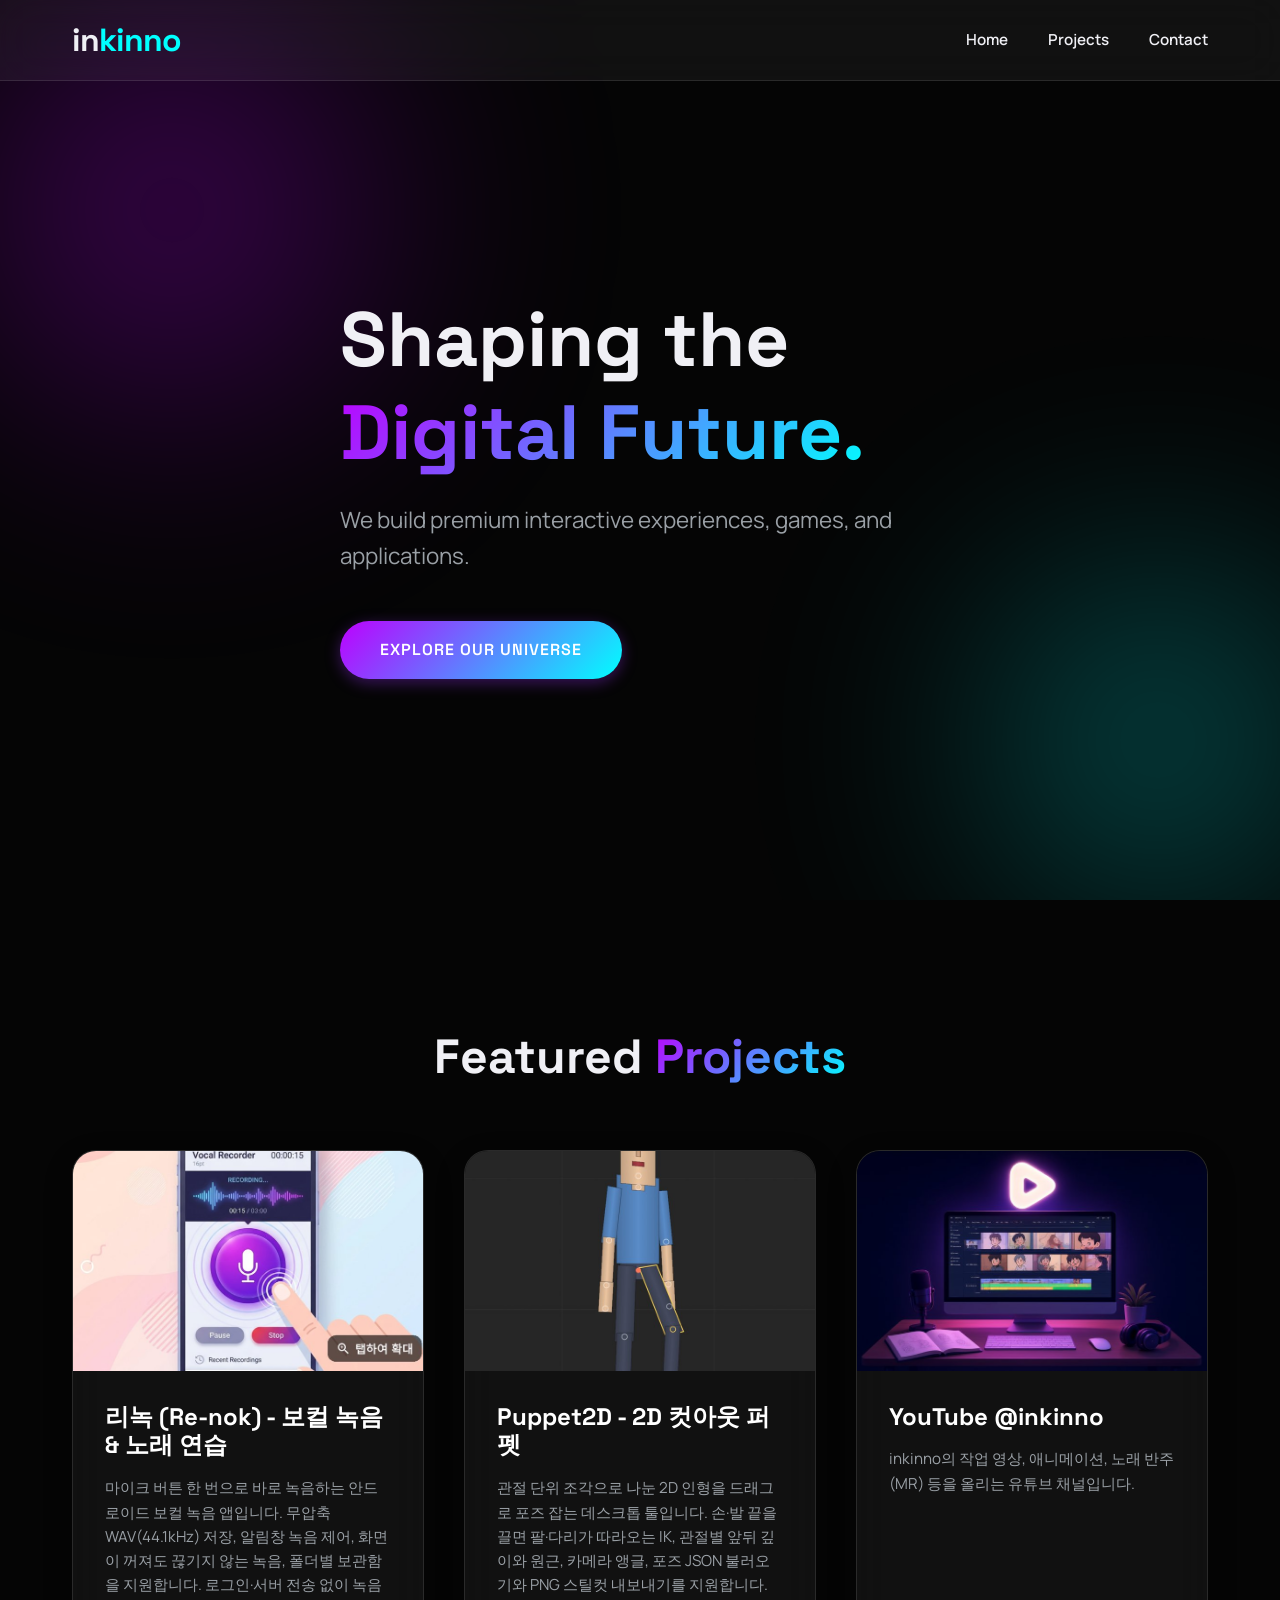
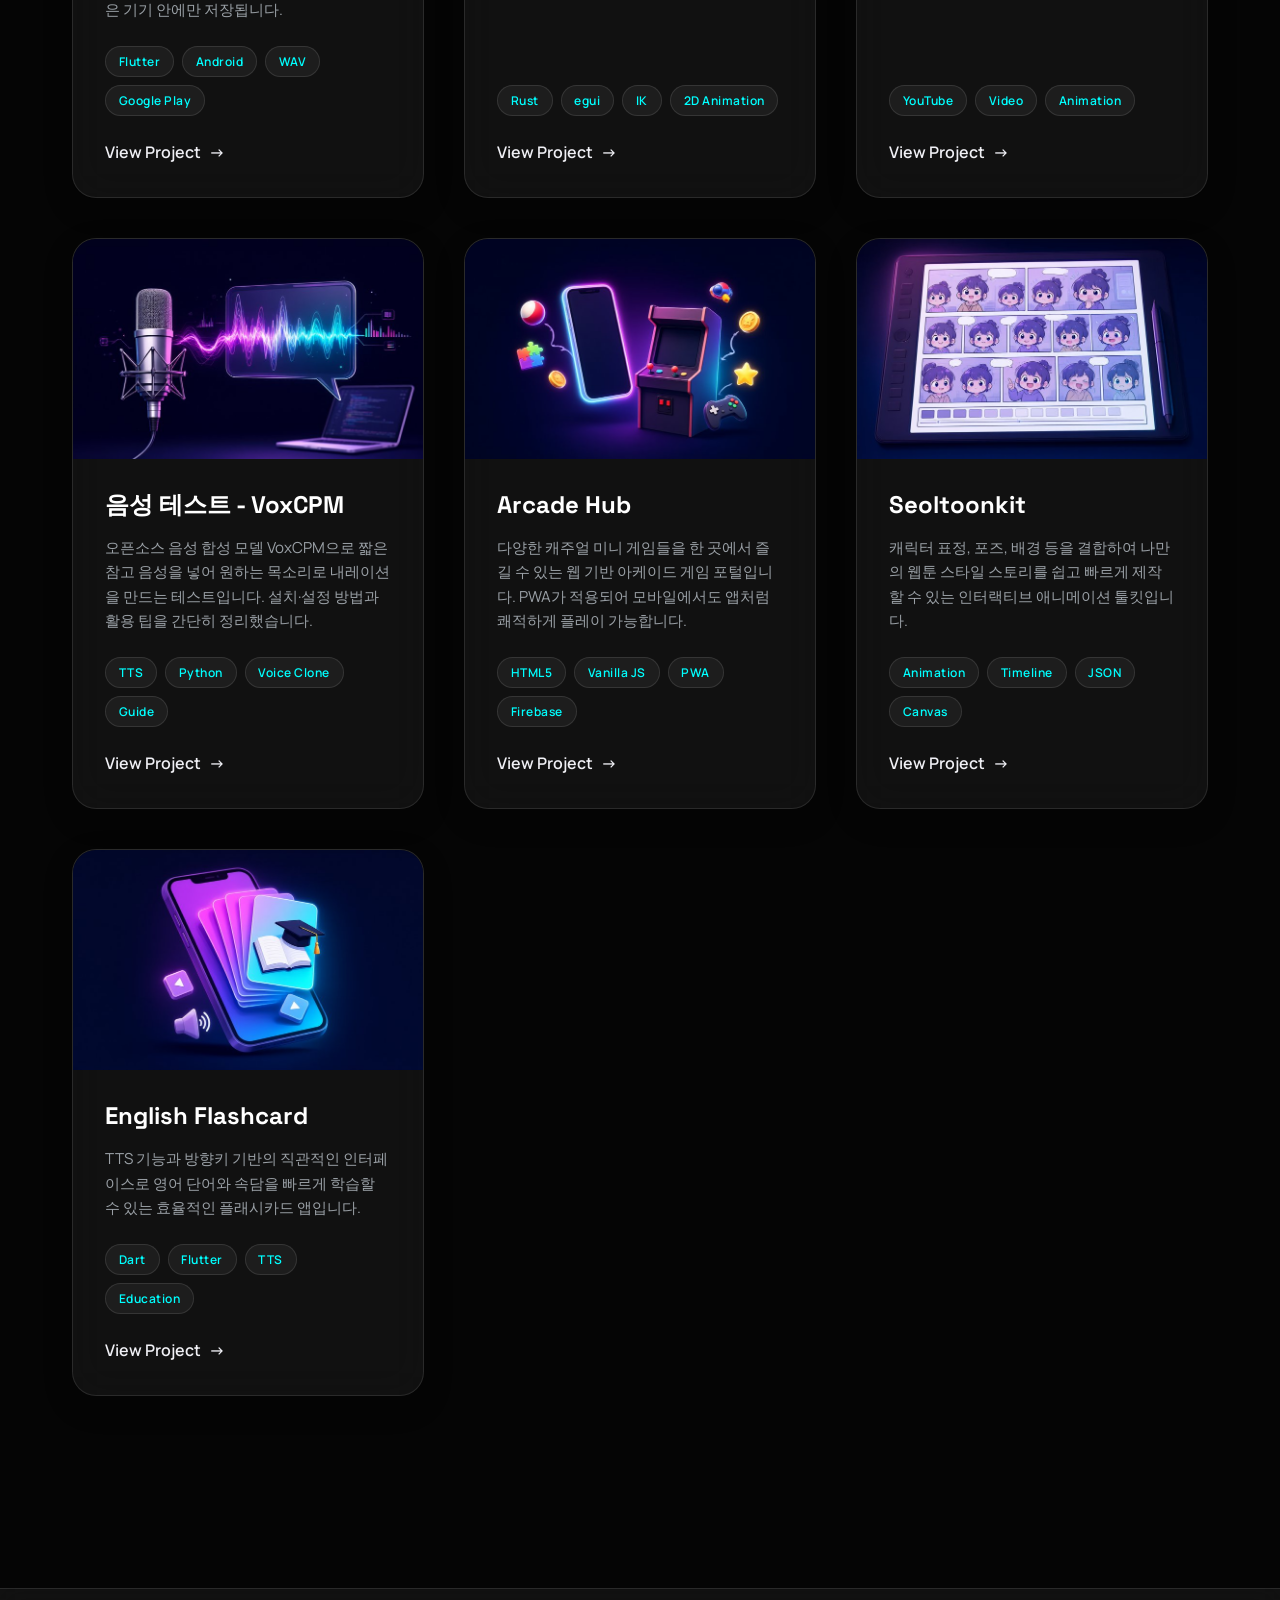
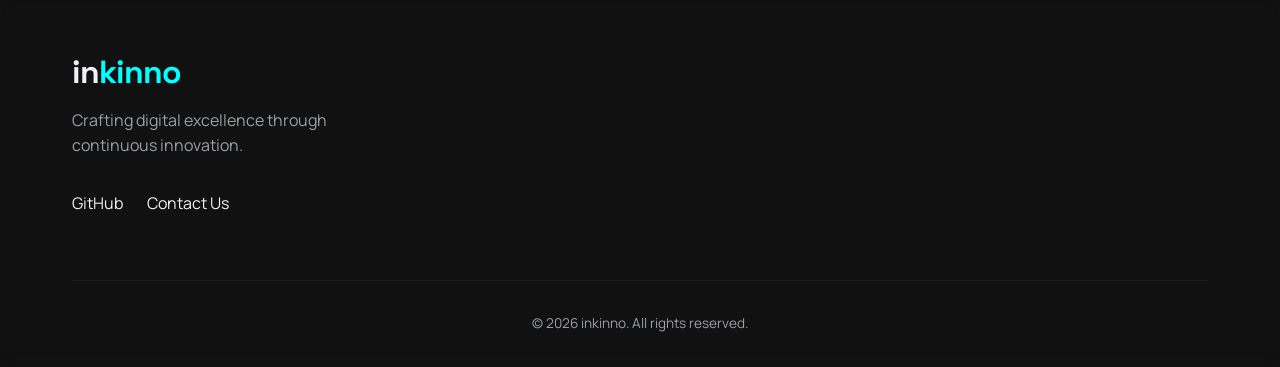
<file: index.html>
<!DOCTYPE html>
<html lang="ko">
<head>
    <meta charset="UTF-8">
    <meta name="google-adsense-account" content="ca-pub-8115408139732115">
    <script async src="https://pagead2.googlesyndication.com/pagead/js/adsbygoogle.js?client=ca-pub-8115408139732115"
     crossorigin="anonymous"></script>
    <meta name="viewport" content="width=device-width, initial-scale=1.0">
    <title>inkinno - Premium Creative Hub</title>
    <meta name="description" content="inkinno의 프리미엄 프로젝트와 크리에이티브 허브를 만나보세요. 혁신적인 웹 및 앱 프로젝트를 경험할 수 있습니다.">
    
    <!-- Google Fonts -->
    <link rel="preconnect" href="https://fonts.googleapis.com">
    <link rel="preconnect" href="https://fonts.gstatic.com" crossorigin>
    <link href="https://fonts.googleapis.com/css2?family=Manrope:wght@400;600&family=Space+Grotesk:wght@600;700&display=swap" rel="stylesheet">
    
    <!-- Stylesheets -->
    <link rel="stylesheet" href="css/style.css">
    <link rel="stylesheet" href="css/components.css">
</head>
<body>
    <div class="background-effects">
        <div class="glow glow-1"></div>
        <div class="glow glow-2"></div>
    </div>

    <header class="glass-header">
        <div class="container header-container">
            <h1 class="logo">in<span>kinno</span></h1>
            <nav>
                <ul class="nav-links">
                    <li><a href="#home">Home</a></li>
                    <li><a href="#projects">Projects</a></li>
                    <li><a href="#contact">Contact</a></li>
                </ul>
            </nav>
        </div>
    </header>

    <main>
        <section id="home" class="hero">
            <div class="container hero-content">
                <h2 class="hero-title">Shaping the<br><span class="text-gradient">Digital Future.</span></h2>
                <p class="hero-subtitle">We build premium interactive experiences, games, and applications.</p>
                <a href="#projects" class="btn btn-primary">Explore Our Universe</a>
            </div>
        </section>

        <section id="projects" class="projects-section">
            <div class="container">
                <h3 class="section-title">Featured <span class="text-gradient">Projects</span></h3>
                <div id="project-grid" class="project-grid">
                    <!-- Projects will be dynamically injected here by JS -->
                </div>
            </div>
        </section>
    </main>

    <footer id="contact" class="glass-footer">
        <div class="container footer-container">
            <div class="footer-info">
                <h4 class="logo">in<span>kinno</span></h4>
                <p>Crafting digital excellence through continuous innovation.</p>
            </div>
            <div class="footer-links">
                <a href="https://github.com/inkinno" target="_blank" rel="noopener noreferrer">GitHub</a>
                <a href="mailto:contact@inkinno.com">Contact Us</a>
            </div>
            <p class="copyright">&copy; 2026 inkinno. All rights reserved.</p>
        </div>
    </footer>

    <!-- Scripts -->
    <script type="module" src="js/app.js"></script>
</body>
</html>
</file>
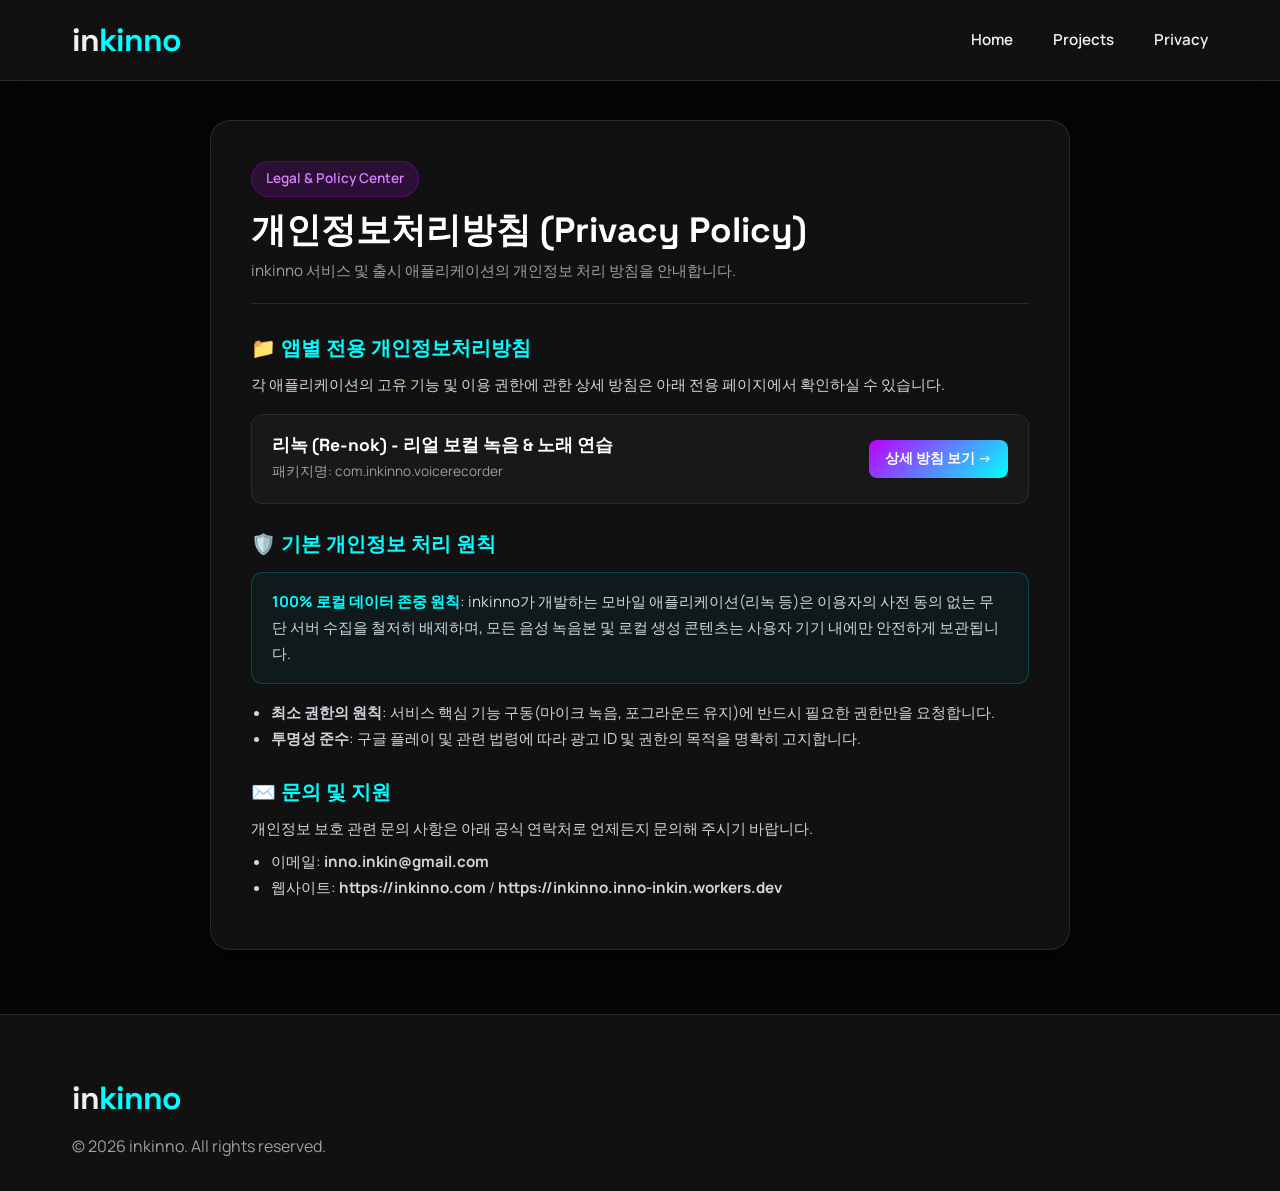
<file: privacy/index.html>
<!DOCTYPE html>
<html lang="ko">
<head>
    <meta charset="UTF-8">
    <meta name="google-adsense-account" content="ca-pub-8115408139732115">
    <script async src="https://pagead2.googlesyndication.com/pagead/js/adsbygoogle.js?client=ca-pub-8115408139732115"
     crossorigin="anonymous"></script>
    <meta name="viewport" content="width=device-width, initial-scale=1.0">
    <title>Privacy Policy - inkinno</title>
    <meta name="description" content="inkinno 앱 서비스 개인정보처리방침 허브">
    
    <!-- Google Fonts -->
    <link rel="preconnect" href="https://fonts.googleapis.com">
    <link rel="preconnect" href="https://fonts.gstatic.com" crossorigin>
    <link href="https://fonts.googleapis.com/css2?family=Manrope:wght@400;500;600;700&family=Space+Grotesk:wght@600;700&display=swap" rel="stylesheet">
    
    <link rel="stylesheet" href="../css/style.css">
    <link rel="stylesheet" href="../css/components.css">
    <style>
        .legal-container {
            max-width: 860px;
            margin: 120px auto 60px;
            padding: 40px;
            background: var(--glass-bg);
            border: 1px solid var(--glass-border);
            border-radius: 20px;
            backdrop-filter: blur(16px);
            box-shadow: var(--glass-shadow);
        }
        .legal-header {
            margin-bottom: 32px;
            border-bottom: 1px solid var(--glass-border);
            padding-bottom: 20px;
        }
        .legal-badge {
            display: inline-block;
            padding: 6px 14px;
            border-radius: 20px;
            background: rgba(189, 0, 255, 0.15);
            border: 1px solid rgba(189, 0, 255, 0.3);
            color: #d880ff;
            font-size: 0.85rem;
            font-weight: 600;
            margin-bottom: 12px;
        }
        .legal-title {
            font-family: var(--font-heading);
            font-size: 2.2rem;
            color: #fff;
            margin-bottom: 8px;
        }
        .legal-subtitle {
            color: var(--text-muted);
            font-size: 0.95rem;
        }
        .legal-section {
            margin-top: 28px;
        }
        .legal-section h2 {
            font-family: var(--font-heading);
            font-size: 1.25rem;
            color: #00ffff;
            margin-bottom: 12px;
            display: flex;
            align-items: center;
            gap: 8px;
        }
        .legal-section p, .legal-section li {
            color: #d1d5db;
            font-size: 0.95rem;
            line-height: 1.7;
        }
        .legal-section ul {
            padding-left: 20px;
            margin-top: 8px;
            margin-bottom: 8px;
        }
        .legal-box {
            background: rgba(0, 255, 255, 0.04);
            border: 1px solid rgba(0, 255, 255, 0.2);
            border-radius: 12px;
            padding: 16px 20px;
            margin: 16px 0;
        }
        .legal-box strong {
            color: #00ffff;
        }
        .app-card {
            background: rgba(255, 255, 255, 0.03);
            border: 1px solid rgba(255, 255, 255, 0.08);
            border-radius: 12px;
            padding: 20px;
            margin-top: 16px;
            transition: var(--transition-smooth);
            display: flex;
            justify-content: space-between;
            align-items: center;
        }
        .app-card:hover {
            border-color: var(--accent-primary);
            transform: translateY(-2px);
        }
        .app-link {
            display: inline-block;
            padding: 8px 16px;
            border-radius: 8px;
            background: var(--gradient-primary);
            color: #fff;
            text-decoration: none;
            font-weight: 600;
            font-size: 0.85rem;
        }
    </style>
</head>
<body>
    <header class="glass-header">
        <div class="container header-container">
            <h1 class="logo"><a href="../" style="text-decoration:none; color:inherit;">in<span>kinno</span></a></h1>
            <nav>
                <ul class="nav-links">
                    <li><a href="../#home">Home</a></li>
                    <li><a href="../#projects">Projects</a></li>
                    <li><a href="./" class="active">Privacy</a></li>
                </ul>
            </nav>
        </div>
    </header>

    <main>
        <div class="container">
            <div class="legal-container">
                <div class="legal-header">
                    <span class="legal-badge">Legal & Policy Center</span>
                    <h1 class="legal-title">개인정보처리방침 (Privacy Policy)</h1>
                    <p class="legal-subtitle">inkinno 서비스 및 출시 애플리케이션의 개인정보 처리 방침을 안내합니다.</p>
                </div>

                <div class="legal-section">
                    <h2>📁 앱별 전용 개인정보처리방침</h2>
                    <p>각 애플리케이션의 고유 기능 및 이용 권한에 관한 상세 방침은 아래 전용 페이지에서 확인하실 수 있습니다.</p>
                    
                    <div class="app-card">
                        <div>
                            <h3 style="color:#fff; font-size:1.1rem; margin-bottom:4px;">리녹 (Re-nok) - 리얼 보컬 녹음 & 노래 연습</h3>
                            <p style="color:var(--text-muted); font-size:0.85rem;">패키지명: com.inkinno.voicerecorder</p>
                        </div>
                        <a href="renok.html" class="app-link">상세 방침 보기 &rarr;</a>
                    </div>
                </div>

                <div class="legal-section">
                    <h2>🛡️ 기본 개인정보 처리 원칙</h2>
                    <div class="legal-box">
                        <p><strong>100% 로컬 데이터 존중 원칙</strong>: inkinno가 개발하는 모바일 애플리케이션(리녹 등)은 이용자의 사전 동의 없는 무단 서버 수집을 철저히 배제하며, 모든 음성 녹음본 및 로컬 생성 콘텐츠는 사용자 기기 내에만 안전하게 보관됩니다.</p>
                    </div>
                    <ul>
                        <li><strong>최소 권한의 원칙</strong>: 서비스 핵심 기능 구동(마이크 녹음, 포그라운드 유지)에 반드시 필요한 권한만을 요청합니다.</li>
                        <li><strong>투명성 준수</strong>: 구글 플레이 및 관련 법령에 따라 광고 ID 및 권한의 목적을 명확히 고지합니다.</li>
                    </ul>
                </div>

                <div class="legal-section">
                    <h2>✉️ 문의 및 지원</h2>
                    <p>개인정보 보호 관련 문의 사항은 아래 공식 연락처로 언제든지 문의해 주시기 바랍니다.</p>
                    <ul>
                        <li>이메일: <strong>inno.inkin@gmail.com</strong></li>
                        <li>웹사이트: <strong>https://inkinno.com</strong> / <strong>https://inkinno.inno-inkin.workers.dev</strong></li>
                    </ul>
                </div>
            </div>
        </div>
    </main>

    <footer class="glass-footer">
        <div class="container footer-container">
            <div class="footer-info">
                <h4 class="logo">in<span>kinno</span></h4>
                <p>&copy; 2026 inkinno. All rights reserved.</p>
            </div>
        </div>
    </footer>
</body>
</html>
</file>
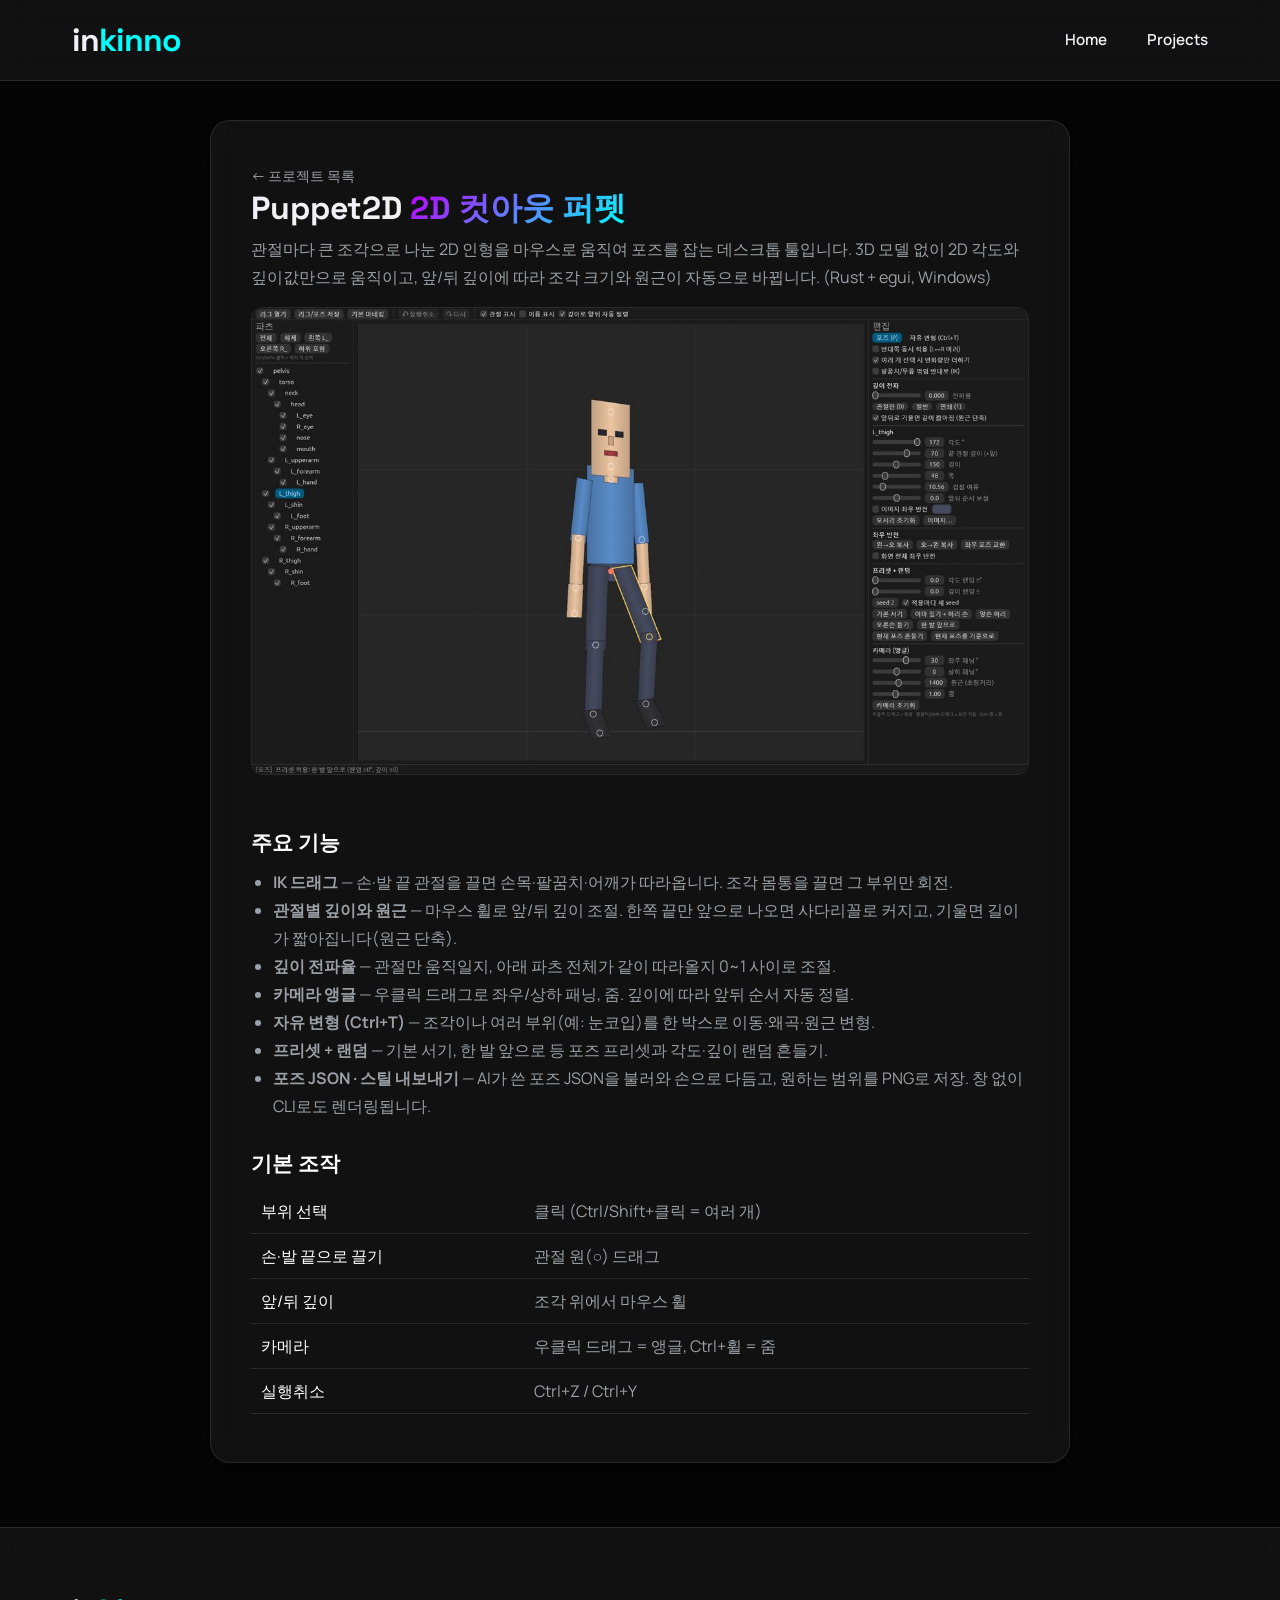
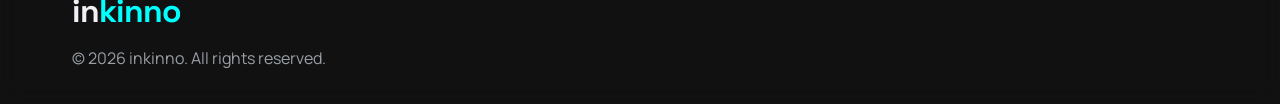
<file: puppet2d/index.html>
<!DOCTYPE html>
<html lang="ko">
<head>
    <meta charset="UTF-8">
    <meta name="google-adsense-account" content="ca-pub-8115408139732115">
    <script async src="https://pagead2.googlesyndication.com/pagead/js/adsbygoogle.js?client=ca-pub-8115408139732115"
     crossorigin="anonymous"></script>
    <meta name="viewport" content="width=device-width, initial-scale=1.0">
    <title>Puppet2D - 2D 컷아웃 퍼펫 - inkinno</title>
    <meta name="description" content="관절 조각으로 나눈 2D 인형을 드래그로 포즈 잡는 데스크톱 툴 Puppet2D 소개.">
    <link rel="preconnect" href="https://fonts.googleapis.com">
    <link rel="preconnect" href="https://fonts.gstatic.com" crossorigin>
    <link href="https://fonts.googleapis.com/css2?family=Manrope:wght@400;600&family=Space+Grotesk:wght@600;700&display=swap" rel="stylesheet">
    <link rel="stylesheet" href="../css/style.css">
    <link rel="stylesheet" href="../css/components.css">
    <style>
        .doc { max-width: 860px; margin: 120px auto 60px; padding: 40px; background: var(--glass-bg); border: 1px solid var(--glass-border); border-radius: 20px; backdrop-filter: blur(16px); box-shadow: var(--glass-shadow); line-height: 1.75; }
        .doc h1 { font-size: 2rem; margin-bottom: .5rem; }
        .doc h2 { font-size: 1.3rem; margin: 2rem 0 .75rem; color: #fff; }
        .doc p, .doc li { color: var(--text-muted); }
        .doc ul, .doc ol { padding-left: 1.4rem; }
        .doc img { width: 100%; border-radius: 12px; margin: 1rem 0; border: 1px solid var(--glass-border); }
        .doc pre { background: rgba(0,0,0,.4); padding: 14px 16px; border-radius: 10px; overflow-x: auto; font-size: .9rem; color: #e6e6e6; }
        .doc code { font-family: Consolas, monospace; }
        .doc table { width: 100%; border-collapse: collapse; margin: .5rem 0; }
        .doc td { padding: 8px 10px; border-bottom: 1px solid var(--glass-border); color: var(--text-muted); vertical-align: top; }
        .doc td:first-child { color: #fff; white-space: nowrap; }
        .back { color: var(--text-muted); text-decoration: none; font-size: .9rem; }
    </style>
</head>
<body>
    <header class="glass-header">
        <div class="container header-container">
            <h1 class="logo"><a href="../" style="text-decoration:none; color:inherit;">in<span>kinno</span></a></h1>
            <nav>
                <ul class="nav-links">
                    <li><a href="../#home">Home</a></li>
                    <li><a href="../#projects">Projects</a></li>
                </ul>
            </nav>
        </div>
    </header>
    <main>
        <div class="container">
            <article class="doc">
                <a href="../#projects" class="back">&larr; 프로젝트 목록</a>
                <h1>Puppet2D <span class="text-gradient">2D 컷아웃 퍼펫</span></h1>
                <p>관절마다 큰 조각으로 나눈 2D 인형을 마우스로 움직여 포즈를 잡는 데스크톱 툴입니다. 3D 모델 없이 2D 각도와 깊이값만으로 움직이고, 앞/뒤 깊이에 따라 조각 크기와 원근이 자동으로 바뀝니다. (Rust + egui, Windows)</p>
                <img src="shot.jpg" alt="Puppet2D 편집 화면: 왼쪽 파츠 목록, 가운데 인형, 오른쪽 편집 패널" loading="lazy">

                <h2>주요 기능</h2>
                <ul>
                    <li><b>IK 드래그</b> — 손·발 끝 관절을 끌면 손목·팔꿈치·어깨가 따라옵니다. 조각 몸통을 끌면 그 부위만 회전.</li>
                    <li><b>관절별 깊이와 원근</b> — 마우스 휠로 앞/뒤 깊이 조절. 한쪽 끝만 앞으로 나오면 사다리꼴로 커지고, 기울면 길이가 짧아집니다(원근 단축).</li>
                    <li><b>깊이 전파율</b> — 관절만 움직일지, 아래 파츠 전체가 같이 따라올지 0~1 사이로 조절.</li>
                    <li><b>카메라 앵글</b> — 우클릭 드래그로 좌우/상하 패닝, 줌. 깊이에 따라 앞뒤 순서 자동 정렬.</li>
                    <li><b>자유 변형 (Ctrl+T)</b> — 조각이나 여러 부위(예: 눈코입)를 한 박스로 이동·왜곡·원근 변형.</li>
                    <li><b>프리셋 + 랜덤</b> — 기본 서기, 한 발 앞으로 등 포즈 프리셋과 각도·깊이 랜덤 흔들기.</li>
                    <li><b>포즈 JSON · 스틸 내보내기</b> — AI가 쓴 포즈 JSON을 불러와 손으로 다듬고, 원하는 범위를 PNG로 저장. 창 없이 CLI로도 렌더링됩니다.</li>
                </ul>

                <h2>기본 조작</h2>
                <table>
                    <tr><td>부위 선택</td><td>클릭 (Ctrl/Shift+클릭 = 여러 개)</td></tr>
                    <tr><td>손·발 끝으로 끌기</td><td>관절 원(○) 드래그</td></tr>
                    <tr><td>앞/뒤 깊이</td><td>조각 위에서 마우스 휠</td></tr>
                    <tr><td>카메라</td><td>우클릭 드래그 = 앵글, Ctrl+휠 = 줌</td></tr>
                    <tr><td>실행취소</td><td>Ctrl+Z / Ctrl+Y</td></tr>
                </table>
            </article>
        </div>
    </main>
    <footer class="glass-footer">
        <div class="container footer-container">
            <div class="footer-info">
                <h4 class="logo">in<span>kinno</span></h4>
                <p>&copy; 2026 inkinno. All rights reserved.</p>
            </div>
        </div>
    </footer>
</body>
</html>
</file>
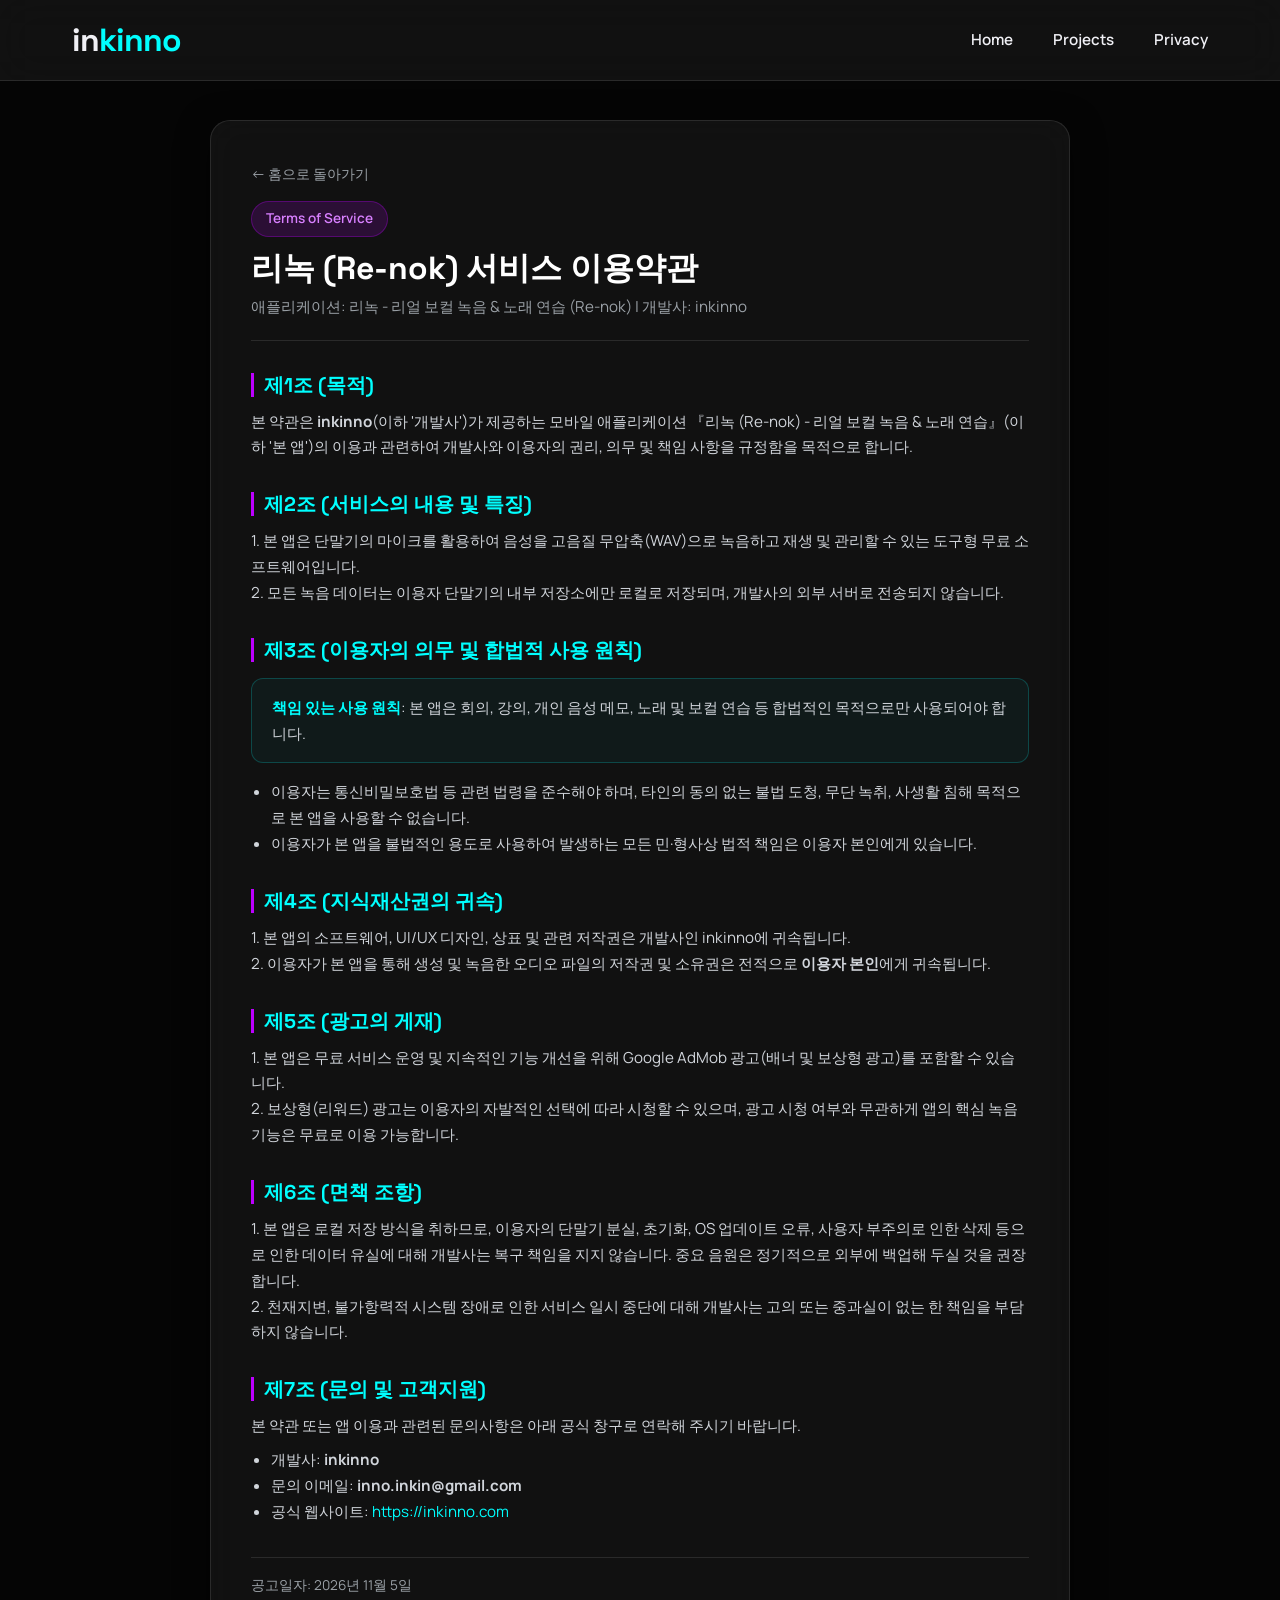
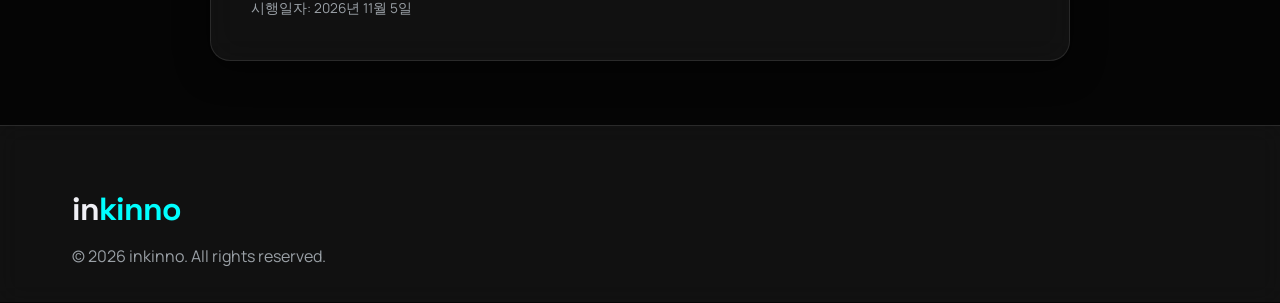
<file: terms/index.html>
<!DOCTYPE html>
<html lang="ko">
<head>
    <meta charset="UTF-8">
    <meta name="google-adsense-account" content="ca-pub-8115408139732115">
    <script async src="https://pagead2.googlesyndication.com/pagead/js/adsbygoogle.js?client=ca-pub-8115408139732115"
     crossorigin="anonymous"></script>
    <meta http-equiv="refresh" content="0; url=./renok.html">
    <title>Terms of Service - inkinno</title>
</head>
<body>
    <p><a href="./renok.html">리녹 (Re-nok) 서비스 이용약관으로 이동합니다.</a></p>
</body>
</html>
</file>
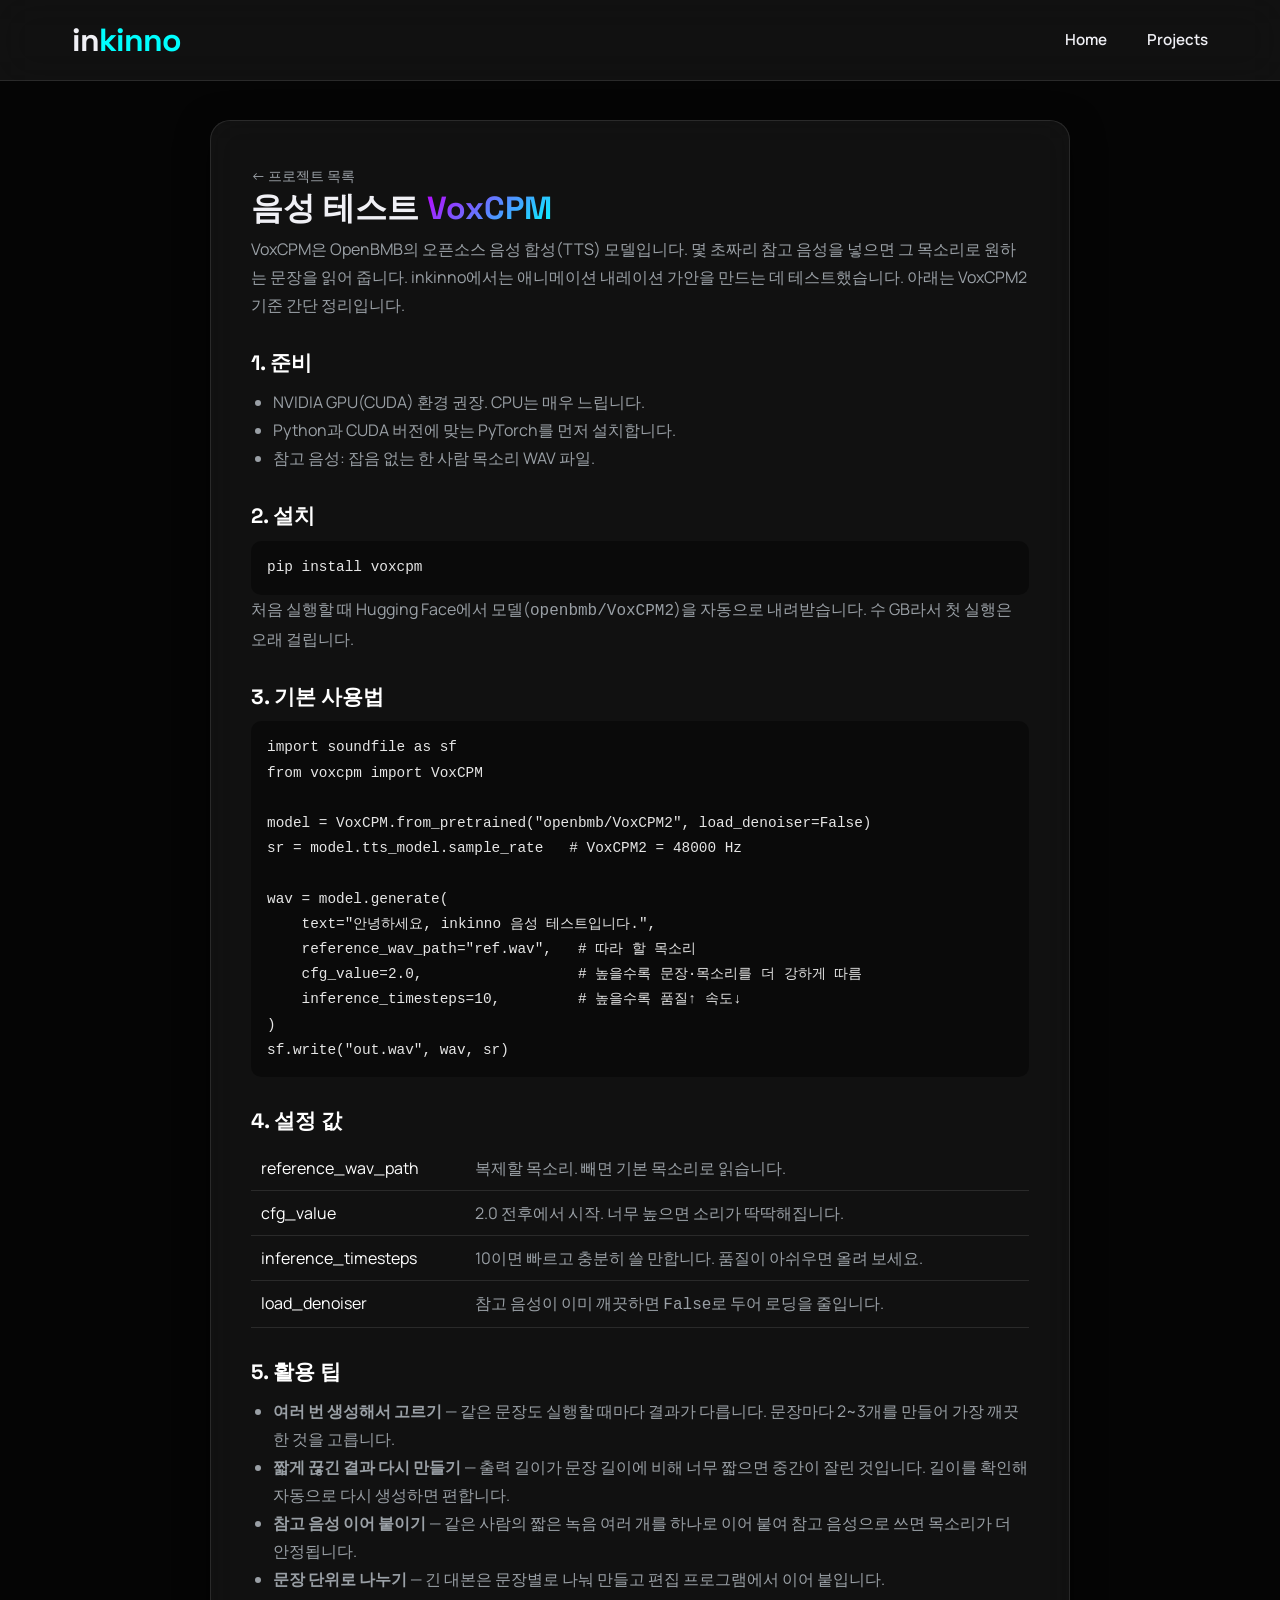
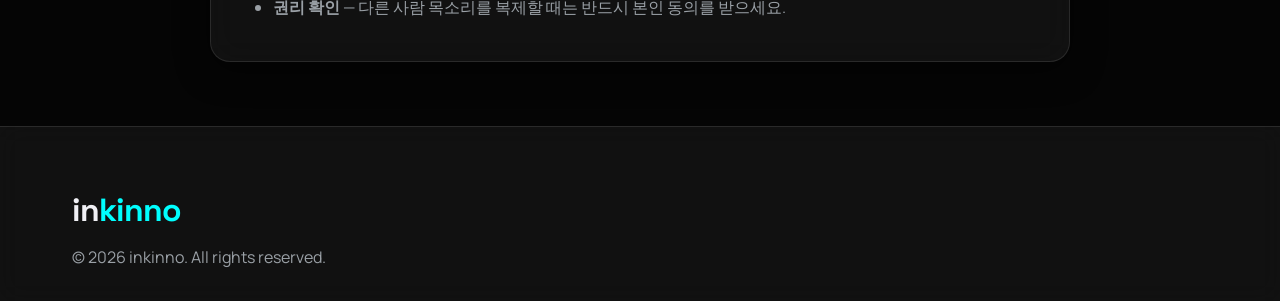
<file: voxcpm/index.html>
<!DOCTYPE html>
<html lang="ko">
<head>
    <meta charset="UTF-8">
    <meta name="google-adsense-account" content="ca-pub-8115408139732115">
    <script async src="https://pagead2.googlesyndication.com/pagead/js/adsbygoogle.js?client=ca-pub-8115408139732115"
     crossorigin="anonymous"></script>
    <meta name="viewport" content="width=device-width, initial-scale=1.0">
    <title>VoxCPM 음성 테스트 - inkinno</title>
    <meta name="description" content="오픈소스 음성 합성 모델 VoxCPM 설치·설정 방법과 활용 팁.">
    <link rel="preconnect" href="https://fonts.googleapis.com">
    <link rel="preconnect" href="https://fonts.gstatic.com" crossorigin>
    <link href="https://fonts.googleapis.com/css2?family=Manrope:wght@400;600&family=Space+Grotesk:wght@600;700&display=swap" rel="stylesheet">
    <link rel="stylesheet" href="../css/style.css">
    <link rel="stylesheet" href="../css/components.css">
    <style>
        .doc { max-width: 860px; margin: 120px auto 60px; padding: 40px; background: var(--glass-bg); border: 1px solid var(--glass-border); border-radius: 20px; backdrop-filter: blur(16px); box-shadow: var(--glass-shadow); line-height: 1.75; }
        .doc h1 { font-size: 2rem; margin-bottom: .5rem; }
        .doc h2 { font-size: 1.3rem; margin: 2rem 0 .75rem; color: #fff; }
        .doc p, .doc li { color: var(--text-muted); }
        .doc ul, .doc ol { padding-left: 1.4rem; }
        .doc img { width: 100%; border-radius: 12px; margin: 1rem 0; border: 1px solid var(--glass-border); }
        .doc pre { background: rgba(0,0,0,.4); padding: 14px 16px; border-radius: 10px; overflow-x: auto; font-size: .9rem; color: #e6e6e6; }
        .doc code { font-family: Consolas, monospace; }
        .doc table { width: 100%; border-collapse: collapse; margin: .5rem 0; }
        .doc td { padding: 8px 10px; border-bottom: 1px solid var(--glass-border); color: var(--text-muted); vertical-align: top; }
        .doc td:first-child { color: #fff; white-space: nowrap; }
        .back { color: var(--text-muted); text-decoration: none; font-size: .9rem; }
    </style>
</head>
<body>
    <header class="glass-header">
        <div class="container header-container">
            <h1 class="logo"><a href="../" style="text-decoration:none; color:inherit;">in<span>kinno</span></a></h1>
            <nav>
                <ul class="nav-links">
                    <li><a href="../#home">Home</a></li>
                    <li><a href="../#projects">Projects</a></li>
                </ul>
            </nav>
        </div>
    </header>
    <main>
        <div class="container">
            <article class="doc">
                <a href="../#projects" class="back">&larr; 프로젝트 목록</a>
                <h1>음성 테스트 <span class="text-gradient">VoxCPM</span></h1>
                <p>VoxCPM은 OpenBMB의 오픈소스 음성 합성(TTS) 모델입니다. 몇 초짜리 참고 음성을 넣으면 그 목소리로 원하는 문장을 읽어 줍니다. inkinno에서는 애니메이션 내레이션 가안을 만드는 데 테스트했습니다. 아래는 VoxCPM2 기준 간단 정리입니다.</p>

                <h2>1. 준비</h2>
                <ul>
                    <li>NVIDIA GPU(CUDA) 환경 권장. CPU는 매우 느립니다.</li>
                    <li>Python과 CUDA 버전에 맞는 PyTorch를 먼저 설치합니다.</li>
                    <li>참고 음성: 잡음 없는 한 사람 목소리 WAV 파일.</li>
                </ul>

                <h2>2. 설치</h2>
<pre><code>pip install voxcpm</code></pre>
                <p>처음 실행할 때 Hugging Face에서 모델(<code>openbmb/VoxCPM2</code>)을 자동으로 내려받습니다. 수 GB라서 첫 실행은 오래 걸립니다.</p>

                <h2>3. 기본 사용법</h2>
<pre><code>import soundfile as sf
from voxcpm import VoxCPM

model = VoxCPM.from_pretrained("openbmb/VoxCPM2", load_denoiser=False)
sr = model.tts_model.sample_rate   # VoxCPM2 = 48000 Hz

wav = model.generate(
    text="안녕하세요, inkinno 음성 테스트입니다.",
    reference_wav_path="ref.wav",   # 따라 할 목소리
    cfg_value=2.0,                  # 높을수록 문장·목소리를 더 강하게 따름
    inference_timesteps=10,         # 높을수록 품질↑ 속도↓
)
sf.write("out.wav", wav, sr)</code></pre>

                <h2>4. 설정 값</h2>
                <table>
                    <tr><td>reference_wav_path</td><td>복제할 목소리. 빼면 기본 목소리로 읽습니다.</td></tr>
                    <tr><td>cfg_value</td><td>2.0 전후에서 시작. 너무 높으면 소리가 딱딱해집니다.</td></tr>
                    <tr><td>inference_timesteps</td><td>10이면 빠르고 충분히 쓸 만합니다. 품질이 아쉬우면 올려 보세요.</td></tr>
                    <tr><td>load_denoiser</td><td>참고 음성이 이미 깨끗하면 <code>False</code>로 두어 로딩을 줄입니다.</td></tr>
                </table>

                <h2>5. 활용 팁</h2>
                <ul>
                    <li><b>여러 번 생성해서 고르기</b> — 같은 문장도 실행할 때마다 결과가 다릅니다. 문장마다 2~3개를 만들어 가장 깨끗한 것을 고릅니다.</li>
                    <li><b>짧게 끊긴 결과 다시 만들기</b> — 출력 길이가 문장 길이에 비해 너무 짧으면 중간이 잘린 것입니다. 길이를 확인해 자동으로 다시 생성하면 편합니다.</li>
                    <li><b>참고 음성 이어 붙이기</b> — 같은 사람의 짧은 녹음 여러 개를 하나로 이어 붙여 참고 음성으로 쓰면 목소리가 더 안정됩니다.</li>
                    <li><b>문장 단위로 나누기</b> — 긴 대본은 문장별로 나눠 만들고 편집 프로그램에서 이어 붙입니다.</li>
                    <li><b>권리 확인</b> — 다른 사람 목소리를 복제할 때는 반드시 본인 동의를 받으세요.</li>
                </ul>
            </article>
        </div>
    </main>
    <footer class="glass-footer">
        <div class="container footer-container">
            <div class="footer-info">
                <h4 class="logo">in<span>kinno</span></h4>
                <p>&copy; 2026 inkinno. All rights reserved.</p>
            </div>
        </div>
    </footer>
</body>
</html>
</file>
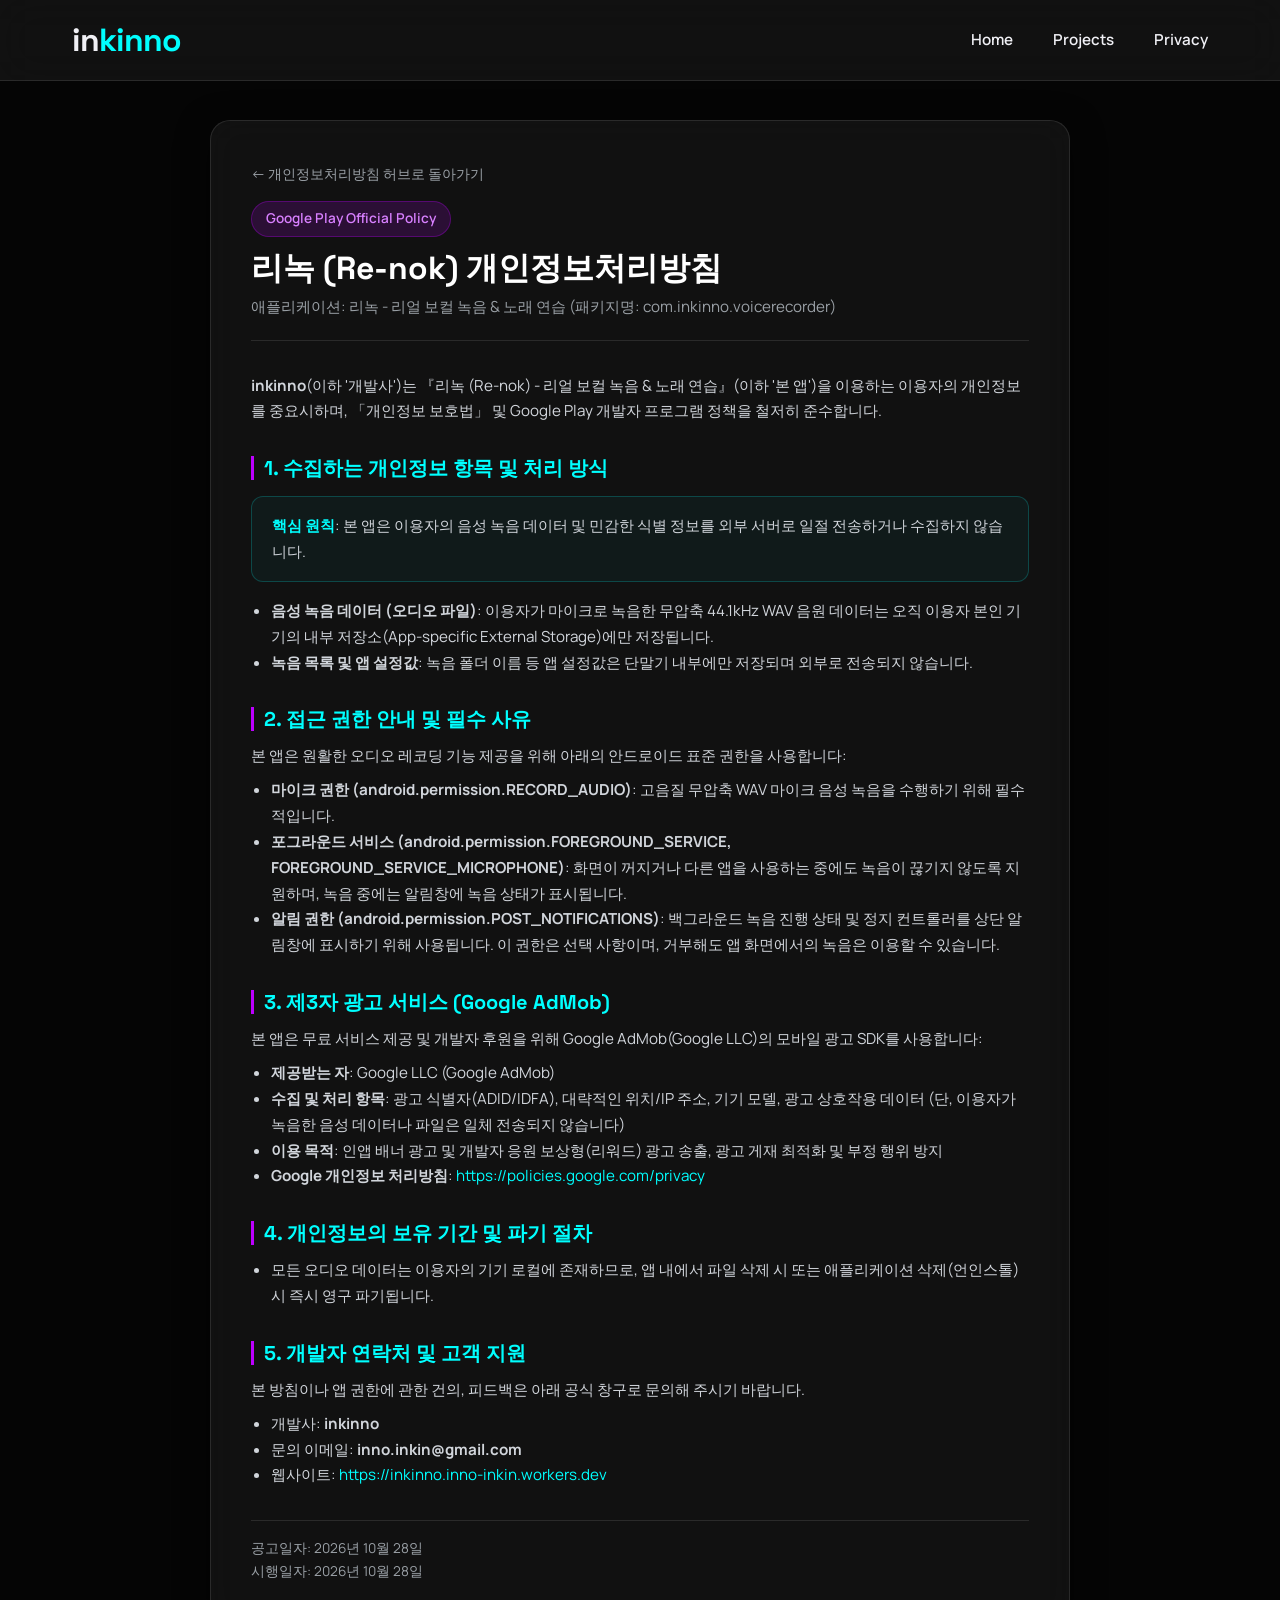
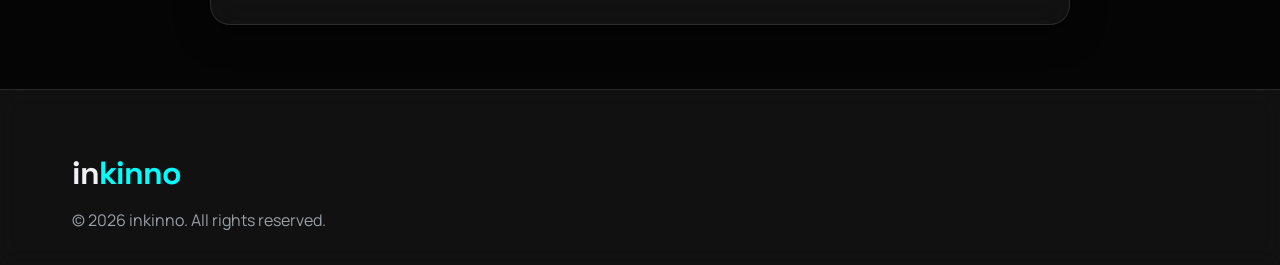
<file: privacy/renok.html>
<!DOCTYPE html>
<html lang="ko">
<head>
    <meta charset="UTF-8">
    <meta name="google-adsense-account" content="ca-pub-8115408139732115">
    <script async src="https://pagead2.googlesyndication.com/pagead/js/adsbygoogle.js?client=ca-pub-8115408139732115"
     crossorigin="anonymous"></script>
    <meta name="viewport" content="width=device-width, initial-scale=1.0">
    <title>개인정보처리방침 - 리녹 (Re-nok) | inkinno</title>
    <meta name="description" content="리녹(Re-nok) 리얼 보컬 녹음 & 노래 연습 앱의 공식 개인정보처리방침">
    
    <!-- Google Fonts -->
    <link rel="preconnect" href="https://fonts.googleapis.com">
    <link rel="preconnect" href="https://fonts.gstatic.com" crossorigin>
    <link href="https://fonts.googleapis.com/css2?family=Manrope:wght@400;500;600;700&family=Space+Grotesk:wght@600;700&display=swap" rel="stylesheet">
    
    <link rel="stylesheet" href="../css/style.css">
    <link rel="stylesheet" href="../css/components.css">
    <style>
        .legal-container {
            max-width: 860px;
            margin: 120px auto 60px;
            padding: 40px;
            background: var(--glass-bg);
            border: 1px solid var(--glass-border);
            border-radius: 20px;
            backdrop-filter: blur(16px);
            box-shadow: var(--glass-shadow);
        }
        .legal-header {
            margin-bottom: 32px;
            border-bottom: 1px solid var(--glass-border);
            padding-bottom: 20px;
        }
        .legal-badge {
            display: inline-block;
            padding: 6px 14px;
            border-radius: 20px;
            background: rgba(189, 0, 255, 0.15);
            border: 1px solid rgba(189, 0, 255, 0.3);
            color: #d880ff;
            font-size: 0.85rem;
            font-weight: 600;
            margin-bottom: 12px;
        }
        .legal-title {
            font-family: var(--font-heading);
            font-size: 2rem;
            color: #fff;
            margin-bottom: 8px;
        }
        .legal-subtitle {
            color: var(--text-muted);
            font-size: 0.95rem;
        }
        .legal-section {
            margin-top: 32px;
        }
        .legal-section h2 {
            font-family: var(--font-heading);
            font-size: 1.25rem;
            color: #00ffff;
            margin-bottom: 12px;
            border-left: 3px solid #bd00ff;
            padding-left: 10px;
        }
        .legal-section p, .legal-section li {
            color: #d1d5db;
            font-size: 0.95rem;
            line-height: 1.7;
        }
        .legal-section ul {
            padding-left: 20px;
            margin-top: 8px;
            margin-bottom: 8px;
        }
        .legal-box {
            background: rgba(0, 255, 255, 0.04);
            border: 1px solid rgba(0, 255, 255, 0.2);
            border-radius: 12px;
            padding: 16px 20px;
            margin: 16px 0;
        }
        .legal-box strong {
            color: #00ffff;
        }
        .back-link {
            display: inline-flex;
            align-items: center;
            gap: 6px;
            color: var(--text-muted);
            text-decoration: none;
            font-size: 0.9rem;
            margin-bottom: 16px;
            transition: var(--transition-smooth);
        }
        .back-link:hover {
            color: #fff;
        }
    </style>
</head>
<body>
    <header class="glass-header">
        <div class="container header-container">
            <h1 class="logo"><a href="../" style="text-decoration:none; color:inherit;">in<span>kinno</span></a></h1>
            <nav>
                <ul class="nav-links">
                    <li><a href="../#home">Home</a></li>
                    <li><a href="../#projects">Projects</a></li>
                    <li><a href="./" class="active">Privacy</a></li>
                </ul>
            </nav>
        </div>
    </header>

    <main>
        <div class="container">
            <div class="legal-container">
                <a href="./" class="back-link">&larr; 개인정보처리방침 허브로 돌아가기</a>
                
                <div class="legal-header">
                    <span class="legal-badge">Google Play Official Policy</span>
                    <h1 class="legal-title">리녹 (Re-nok) 개인정보처리방침</h1>
                    <p class="legal-subtitle">애플리케이션: 리녹 - 리얼 보컬 녹음 & 노래 연습 (패키지명: com.inkinno.voicerecorder)</p>
                </div>

                <div class="legal-section">
                    <p><strong>inkinno</strong>(이하 '개발사')는 『리녹 (Re-nok) - 리얼 보컬 녹음 & 노래 연습』(이하 '본 앱')을 이용하는 이용자의 개인정보를 중요시하며, 「개인정보 보호법」 및 Google Play 개발자 프로그램 정책을 철저히 준수합니다.</p>
                </div>

                <div class="legal-section">
                    <h2>1. 수집하는 개인정보 항목 및 처리 방식</h2>
                    <div class="legal-box">
                        <p><strong>핵심 원칙</strong>: 본 앱은 이용자의 음성 녹음 데이터 및 민감한 식별 정보를 외부 서버로 일절 전송하거나 수집하지 않습니다.</p>
                    </div>
                    <ul>
                        <li><strong>음성 녹음 데이터 (오디오 파일)</strong>: 이용자가 마이크로 녹음한 무압축 44.1kHz WAV 음원 데이터는 오직 이용자 본인 기기의 내부 저장소(App-specific External Storage)에만 저장됩니다.</li>
                        <li><strong>녹음 목록 및 앱 설정값</strong>: 녹음 폴더 이름 등 앱 설정값은 단말기 내부에만 저장되며 외부로 전송되지 않습니다.</li>
                    </ul>
                </div>

                <div class="legal-section">
                    <h2>2. 접근 권한 안내 및 필수 사유</h2>
                    <p>본 앱은 원활한 오디오 레코딩 기능 제공을 위해 아래의 안드로이드 표준 권한을 사용합니다:</p>
                    <ul>
                        <li><strong>마이크 권한 (android.permission.RECORD_AUDIO)</strong>: 고음질 무압축 WAV 마이크 음성 녹음을 수행하기 위해 필수적입니다.</li>
                        <li><strong>포그라운드 서비스 (android.permission.FOREGROUND_SERVICE, FOREGROUND_SERVICE_MICROPHONE)</strong>: 화면이 꺼지거나 다른 앱을 사용하는 중에도 녹음이 끊기지 않도록 지원하며, 녹음 중에는 알림창에 녹음 상태가 표시됩니다.</li>
                        <li><strong>알림 권한 (android.permission.POST_NOTIFICATIONS)</strong>: 백그라운드 녹음 진행 상태 및 정지 컨트롤러를 상단 알림창에 표시하기 위해 사용됩니다. 이 권한은 선택 사항이며, 거부해도 앱 화면에서의 녹음은 이용할 수 있습니다.</li>
                    </ul>
                </div>

                <div class="legal-section">
                    <h2>3. 제3자 광고 서비스 (Google AdMob)</h2>
                    <p>본 앱은 무료 서비스 제공 및 개발자 후원을 위해 Google AdMob(Google LLC)의 모바일 광고 SDK를 사용합니다:</p>
                    <ul>
                        <li><strong>제공받는 자</strong>: Google LLC (Google AdMob)</li>
                        <li><strong>수집 및 처리 항목</strong>: 광고 식별자(ADID/IDFA), 대략적인 위치/IP 주소, 기기 모델, 광고 상호작용 데이터 (단, 이용자가 녹음한 음성 데이터나 파일은 일체 전송되지 않습니다)</li>
                        <li><strong>이용 목적</strong>: 인앱 배너 광고 및 개발자 응원 보상형(리워드) 광고 송출, 광고 게재 최적화 및 부정 행위 방지</li>
                        <li><strong>Google 개인정보 처리방침</strong>: <a href="https://policies.google.com/privacy" target="_blank" style="color:#00ffff;">https://policies.google.com/privacy</a></li>
                    </ul>
                </div>

                <div class="legal-section">
                    <h2>4. 개인정보의 보유 기간 및 파기 절차</h2>
                    <ul>
                        <li>모든 오디오 데이터는 이용자의 기기 로컬에 존재하므로, 앱 내에서 파일 삭제 시 또는 애플리케이션 삭제(언인스톨) 시 즉시 영구 파기됩니다.</li>
                    </ul>
                </div>

                <div class="legal-section">
                    <h2>5. 개발자 연락처 및 고객 지원</h2>
                    <p>본 방침이나 앱 권한에 관한 건의, 피드백은 아래 공식 창구로 문의해 주시기 바랍니다.</p>
                    <ul>
                        <li>개발사: <strong>inkinno</strong></li>
                        <li>문의 이메일: <strong>inno.inkin@gmail.com</strong></li>
                        <li>웹사이트: <a href="https://inkinno.inno-inkin.workers.dev" target="_blank" style="color:#00ffff;">https://inkinno.inno-inkin.workers.dev</a></li>
                    </ul>
                </div>

                <div class="legal-section">
                    <p style="color:var(--text-muted); font-size:0.85rem; border-top:1px solid var(--glass-border); padding-top:16px;">
                        공고일자: 2026년 10월 28일<br>
                        시행일자: 2026년 10월 28일
                    </p>
                </div>
            </div>
        </div>
    </main>

    <footer class="glass-footer">
        <div class="container footer-container">
            <div class="footer-info">
                <h4 class="logo">in<span>kinno</span></h4>
                <p>&copy; 2026 inkinno. All rights reserved.</p>
            </div>
        </div>
    </footer>
</body>
</html>
</file>
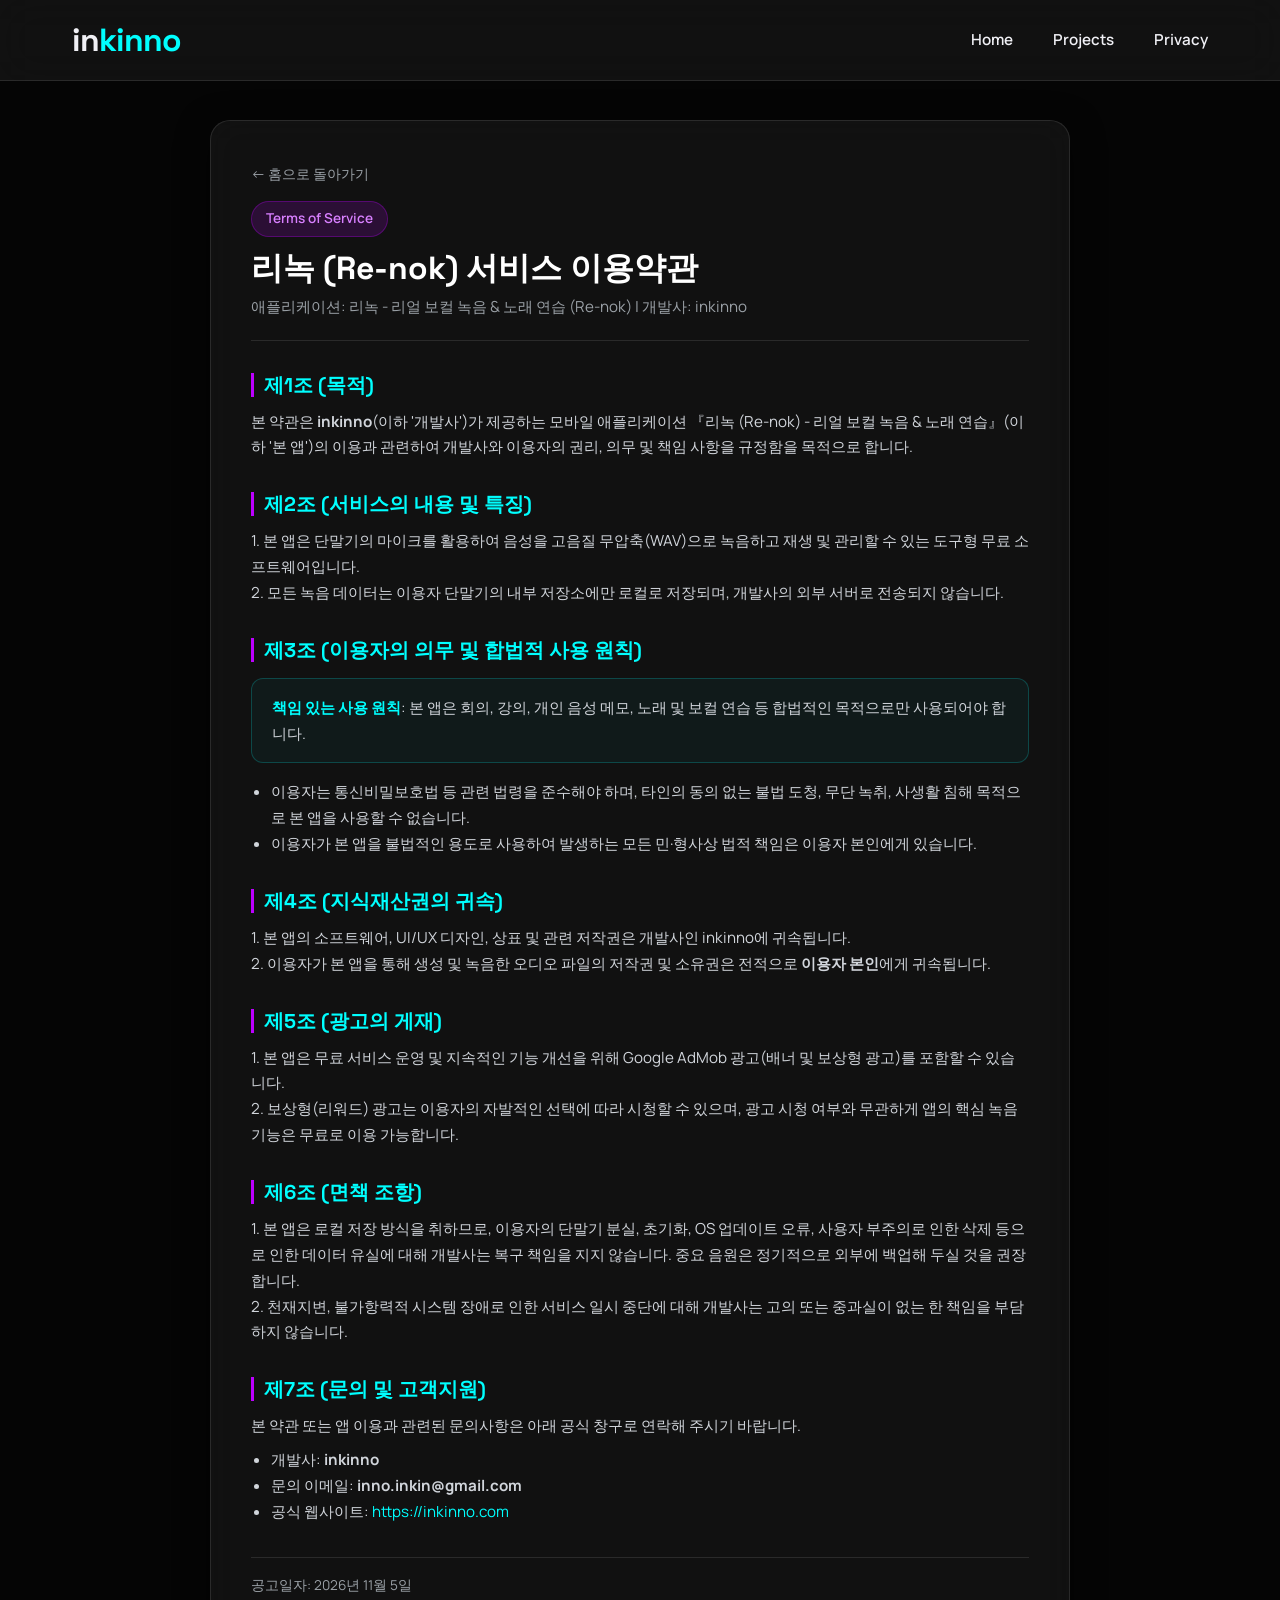
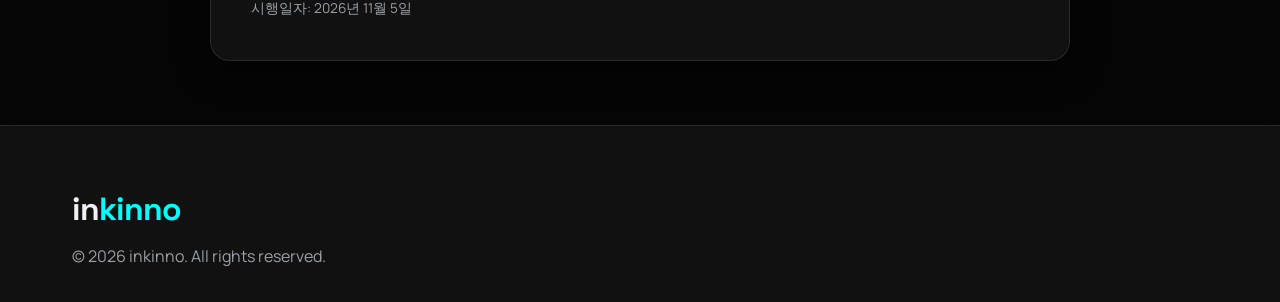
<file: terms/renok.html>
<!DOCTYPE html>
<html lang="ko">
<head>
    <meta charset="UTF-8">
    <meta name="google-adsense-account" content="ca-pub-8115408139732115">
    <script async src="https://pagead2.googlesyndication.com/pagead/js/adsbygoogle.js?client=ca-pub-8115408139732115"
     crossorigin="anonymous"></script>
    <meta name="viewport" content="width=device-width, initial-scale=1.0">
    <title>서비스 이용약관 - 리녹 (Re-nok) | inkinno</title>
    <meta name="description" content="리녹(Re-nok) 고음질 음성 녹음 앱의 공식 서비스 이용약관">
    
    <!-- Google Fonts -->
    <link rel="preconnect" href="https://fonts.googleapis.com">
    <link rel="preconnect" href="https://fonts.gstatic.com" crossorigin>
    <link href="https://fonts.googleapis.com/css2?family=Manrope:wght@400;500;600;700&family=Space+Grotesk:wght@600;700&display=swap" rel="stylesheet">
    
    <link rel="stylesheet" href="../css/style.css">
    <link rel="stylesheet" href="../css/components.css">
    <style>
        .legal-container {
            max-width: 860px;
            margin: 120px auto 60px;
            padding: 40px;
            background: var(--glass-bg);
            border: 1px solid var(--glass-border);
            border-radius: 20px;
            backdrop-filter: blur(16px);
            box-shadow: var(--glass-shadow);
        }
        .legal-header {
            margin-bottom: 32px;
            border-bottom: 1px solid var(--glass-border);
            padding-bottom: 20px;
        }
        .legal-badge {
            display: inline-block;
            padding: 6px 14px;
            border-radius: 20px;
            background: rgba(189, 0, 255, 0.15);
            border: 1px solid rgba(189, 0, 255, 0.3);
            color: #d880ff;
            font-size: 0.85rem;
            font-weight: 600;
            margin-bottom: 12px;
        }
        .legal-title {
            font-family: var(--font-heading);
            font-size: 2rem;
            color: #fff;
            margin-bottom: 8px;
        }
        .legal-subtitle {
            color: var(--text-muted);
            font-size: 0.95rem;
        }
        .legal-section {
            margin-top: 32px;
        }
        .legal-section h2 {
            font-family: var(--font-heading);
            font-size: 1.25rem;
            color: #00ffff;
            margin-bottom: 12px;
            border-left: 3px solid #bd00ff;
            padding-left: 10px;
        }
        .legal-section p, .legal-section li {
            color: #d1d5db;
            font-size: 0.95rem;
            line-height: 1.7;
        }
        .legal-section ul {
            padding-left: 20px;
            margin-top: 8px;
            margin-bottom: 8px;
        }
        .legal-box {
            background: rgba(0, 255, 255, 0.04);
            border: 1px solid rgba(0, 255, 255, 0.2);
            border-radius: 12px;
            padding: 16px 20px;
            margin: 16px 0;
        }
        .legal-box strong {
            color: #00ffff;
        }
        .back-link {
            display: inline-flex;
            align-items: center;
            gap: 6px;
            color: var(--text-muted);
            text-decoration: none;
            font-size: 0.9rem;
            margin-bottom: 16px;
            transition: var(--transition-smooth);
        }
        .back-link:hover {
            color: #fff;
        }
    </style>
</head>
<body>
    <header class="glass-header">
        <div class="container header-container">
            <h1 class="logo"><a href="../" style="text-decoration:none; color:inherit;">in<span>kinno</span></a></h1>
            <nav>
                <ul class="nav-links">
                    <li><a href="../#home">Home</a></li>
                    <li><a href="../#projects">Projects</a></li>
                    <li><a href="../privacy/renok.html">Privacy</a></li>
                </ul>
            </nav>
        </div>
    </header>

    <main>
        <div class="container">
            <div class="legal-container">
                <a href="../" class="back-link">&larr; 홈으로 돌아가기</a>
                
                <div class="legal-header">
                    <span class="legal-badge">Terms of Service</span>
                    <h1 class="legal-title">리녹 (Re-nok) 서비스 이용약관</h1>
                    <p class="legal-subtitle">애플리케이션: 리녹 - 리얼 보컬 녹음 & 노래 연습 (Re-nok) | 개발사: inkinno</p>
                </div>

                <div class="legal-section">
                    <h2>제1조 (목적)</h2>
                    <p>본 약관은 <strong>inkinno</strong>(이하 '개발사')가 제공하는 모바일 애플리케이션 『리녹 (Re-nok) - 리얼 보컬 녹음 & 노래 연습』(이하 '본 앱')의 이용과 관련하여 개발사와 이용자의 권리, 의무 및 책임 사항을 규정함을 목적으로 합니다.</p>
                </div>

                <div class="legal-section">
                    <h2>제2조 (서비스의 내용 및 특징)</h2>
                    <p>1. 본 앱은 단말기의 마이크를 활용하여 음성을 고음질 무압축(WAV)으로 녹음하고 재생 및 관리할 수 있는 도구형 무료 소프트웨어입니다.<br>
                    2. 모든 녹음 데이터는 이용자 단말기의 내부 저장소에만 로컬로 저장되며, 개발사의 외부 서버로 전송되지 않습니다.</p>
                </div>

                <div class="legal-section">
                    <h2>제3조 (이용자의 의무 및 합법적 사용 원칙)</h2>
                    <div class="legal-box">
                        <p><strong>책임 있는 사용 원칙</strong>: 본 앱은 회의, 강의, 개인 음성 메모, 노래 및 보컬 연습 등 합법적인 목적으로만 사용되어야 합니다.</p>
                    </div>
                    <ul>
                        <li>이용자는 통신비밀보호법 등 관련 법령을 준수해야 하며, 타인의 동의 없는 불법 도청, 무단 녹취, 사생활 침해 목적으로 본 앱을 사용할 수 없습니다.</li>
                        <li>이용자가 본 앱을 불법적인 용도로 사용하여 발생하는 모든 민·형사상 법적 책임은 이용자 본인에게 있습니다.</li>
                    </ul>
                </div>

                <div class="legal-section">
                    <h2>제4조 (지식재산권의 귀속)</h2>
                    <p>1. 본 앱의 소프트웨어, UI/UX 디자인, 상표 및 관련 저작권은 개발사인 inkinno에 귀속됩니다.<br>
                    2. 이용자가 본 앱을 통해 생성 및 녹음한 오디오 파일의 저작권 및 소유권은 전적으로 <strong>이용자 본인</strong>에게 귀속됩니다.</p>
                </div>

                <div class="legal-section">
                    <h2>제5조 (광고의 게재)</h2>
                    <p>1. 본 앱은 무료 서비스 운영 및 지속적인 기능 개선을 위해 Google AdMob 광고(배너 및 보상형 광고)를 포함할 수 있습니다.<br>
                    2. 보상형(리워드) 광고는 이용자의 자발적인 선택에 따라 시청할 수 있으며, 광고 시청 여부와 무관하게 앱의 핵심 녹음 기능은 무료로 이용 가능합니다.</p>
                </div>

                <div class="legal-section">
                    <h2>제6조 (면책 조항)</h2>
                    <p>1. 본 앱은 로컬 저장 방식을 취하므로, 이용자의 단말기 분실, 초기화, OS 업데이트 오류, 사용자 부주의로 인한 삭제 등으로 인한 데이터 유실에 대해 개발사는 복구 책임을 지지 않습니다. 중요 음원은 정기적으로 외부에 백업해 두실 것을 권장합니다.<br>
                    2. 천재지변, 불가항력적 시스템 장애로 인한 서비스 일시 중단에 대해 개발사는 고의 또는 중과실이 없는 한 책임을 부담하지 않습니다.</p>
                </div>

                <div class="legal-section">
                    <h2>제7조 (문의 및 고객지원)</h2>
                    <p>본 약관 또는 앱 이용과 관련된 문의사항은 아래 공식 창구로 연락해 주시기 바랍니다.</p>
                    <ul>
                        <li>개발사: <strong>inkinno</strong></li>
                        <li>문의 이메일: <strong>inno.inkin@gmail.com</strong></li>
                        <li>공식 웹사이트: <a href="https://inkinno.com" target="_blank" style="color:#00ffff;">https://inkinno.com</a></li>
                    </ul>
                </div>

                <div class="legal-section">
                    <p style="color:var(--text-muted); font-size:0.85rem; border-top:1px solid var(--glass-border); padding-top:16px;">
                        공고일자: 2026년 11월 5일<br>
                        시행일자: 2026년 11월 5일
                    </p>
                </div>
            </div>
        </div>
    </main>

    <footer class="glass-footer">
        <div class="container footer-container">
            <div class="footer-info">
                <h4 class="logo">in<span>kinno</span></h4>
                <p>&copy; 2026 inkinno. All rights reserved.</p>
            </div>
        </div>
    </footer>
</body>
</html>
</file>
<file: css/style.css>
/* css/style.css */

:root {
    /* Color Palette - Deep Dark Premium */
    --bg-main: #050505; /* Pure Obsidian */
    --bg-secondary: #121212; /* Deep Carbon */
    --text-main: #f0f0f5;
    --text-muted: #9aa0a6;
    
    /* Brand Gradients & Accents */
    --accent-primary: #bd00ff; /* Electric Purple */
    --accent-secondary: #00ffff; /* Neon Cyan */
    --gradient-primary: linear-gradient(135deg, var(--accent-primary) 0%, var(--accent-secondary) 100%);
    
    /* Glassmorphism */
    --glass-bg: rgba(255, 255, 255, 0.05);
    --glass-border: rgba(255, 255, 255, 0.1);
    --glass-shadow: 0 8px 32px 0 rgba(0, 0, 0, 0.5);
    
    /* Typography */
    --font-heading: 'Space Grotesk', sans-serif;
    --font-body: 'Manrope', sans-serif;
    
    /* Layout */
    --container-max: 1200px;
    --spacing-md: 2rem;
    --spacing-lg: 4rem;
    --spacing-xl: 8rem;
    
    /* Transitions */
    --transition-smooth: all 0.4s cubic-bezier(0.25, 0.46, 0.45, 0.94);
}

/* Reset & Base */
* {
    margin: 0;
    padding: 0;
    box-sizing: border-box;
}

html {
    scroll-behavior: smooth;
}

body {
    background-color: var(--bg-main);
    color: var(--text-main);
    font-family: var(--font-body);
    line-height: 1.6;
    overflow-x: hidden;
    position: relative;
}

h1, h2, h3, h4, h5, h6 {
    font-family: var(--font-heading);
    font-weight: 800;
    line-height: 1.2;
}

a {
    color: inherit;
    text-decoration: none;
}

/* Background Effects */
.background-effects {
    position: fixed;
    top: 0;
    left: 0;
    width: 100vw;
    height: 100vh;
    z-index: -1;
    overflow: hidden;
    pointer-events: none;
}

.glow {
    position: absolute;
    border-radius: 50%;
    filter: blur(120px);
    opacity: 0.4;
    animation: float 20s infinite ease-in-out alternate;
}

.glow-1 {
    width: 600px;
    height: 600px;
    background: radial-gradient(circle, var(--accent-primary) 0%, transparent 70%);
    top: -10%;
    left: -10%;
}

.glow-2 {
    width: 500px;
    height: 500px;
    background: radial-gradient(circle, var(--accent-secondary) 0%, transparent 70%);
    bottom: -10%;
    right: -10%;
    animation-delay: -10s;
}

@keyframes float {
    0% { transform: translate(0, 0) scale(1); }
    100% { transform: translate(100px, 100px) scale(1.2); }
}

/* Layout Utilities */
.container {
    max-width: var(--container-max);
    margin: 0 auto;
    padding: 0 var(--spacing-md);
}

.text-gradient {
    background: var(--gradient-primary);
    -webkit-background-clip: text;
    -webkit-text-fill-color: transparent;
    background-clip: text;
}
</file>
<file: css/components.css>
/* css/components.css */

/* --- Buttons --- */
.btn {
    display: inline-block;
    padding: 1rem 2.5rem;
    border-radius: 50px;
    font-weight: 600;
    font-family: var(--font-heading);
    letter-spacing: 1px;
    text-transform: uppercase;
    transition: var(--transition-smooth);
    cursor: pointer;
    border: none;
    position: relative;
    overflow: hidden;
    z-index: 1;
}

.btn-primary {
    background: var(--gradient-primary);
    color: #fff;
    box-shadow: 0 4px 15px rgba(138, 43, 226, 0.4);
}

.btn-primary::before {
    content: '';
    position: absolute;
    top: 0; left: 0; width: 100%; height: 100%;
    background: linear-gradient(135deg, var(--accent-secondary) 0%, var(--accent-primary) 100%);
    z-index: -1;
    transition: opacity 0.4s ease;
    opacity: 0;
}

.btn-primary:hover {
    transform: translateY(-3px);
    box-shadow: 0 8px 25px rgba(0, 210, 255, 0.5);
}

.btn-primary:hover::before {
    opacity: 1;
}

/* --- Header & Nav --- */
.glass-header {
    position: fixed;
    top: 0;
    width: 100%;
    background: var(--glass-bg);
    backdrop-filter: blur(20px);
    -webkit-backdrop-filter: blur(20px);
    border-bottom: 1px solid var(--glass-border);
    z-index: 100;
    transition: var(--transition-smooth);
}

.header-container {
    display: flex;
    justify-content: space-between;
    align-items: center;
    height: 80px;
}

.logo {
    font-size: 2rem;
    letter-spacing: -1px;
}

.logo span {
    color: var(--accent-secondary);
}

.nav-links {
    display: flex;
    list-style: none;
    gap: 2.5rem;
}

.nav-links a {
    font-size: 0.95rem;
    font-weight: 600;
    color: var(--text-main);
    transition: var(--transition-smooth);
    position: relative;
}

.nav-links a::after {
    content: '';
    position: absolute;
    width: 0;
    height: 2px;
    bottom: -5px;
    left: 0;
    background: var(--gradient-primary);
    transition: width 0.3s ease;
}

.nav-links a:hover {
    color: var(--accent-secondary);
}

.nav-links a:hover::after {
    width: 100%;
}

/* --- Hero Section --- */
.hero {
    min-height: 100vh;
    display: flex;
    align-items: center;
    padding-top: 80px; /* offset header */
}

.hero-content {
    max-width: 800px;
    animation: fadeUp 1s ease forwards;
}

.hero-title {
    font-size: clamp(3rem, 6vw, 5.5rem);
    margin-bottom: 1.5rem;
}

.hero-subtitle {
    font-size: clamp(1.1rem, 2vw, 1.4rem);
    color: var(--text-muted);
    margin-bottom: 3rem;
    max-width: 600px;
}

@keyframes fadeUp {
    from { opacity: 0; transform: translateY(30px); }
    to { opacity: 1; transform: translateY(0); }
}

/* --- Projects Section --- */
.projects-section {
    padding: var(--spacing-xl) 0;
    position: relative;
}

.section-title {
    font-size: 3rem;
    margin-bottom: var(--spacing-lg);
    text-align: center;
}

.project-grid {
    display: grid;
    grid-template-columns: repeat(auto-fill, minmax(320px, 1fr));
    gap: 2.5rem;
}

/* --- Project Card --- */
.project-card {
    background: var(--glass-bg);
    border: 1px solid var(--glass-border);
    border-radius: 24px;
    overflow: hidden;
    backdrop-filter: blur(20px);
    transition: var(--transition-smooth);
    display: flex;
    flex-direction: column;
    text-decoration: none;
    box-shadow: 0 10px 30px rgba(0,0,0,0.2);
}

.project-card:hover {
    transform: translateY(-10px);
    border-color: rgba(255, 255, 255, 0.2);
    box-shadow: var(--glass-shadow), 0 0 20px rgba(138, 43, 226, 0.2);
}

.card-image-wrap {
    width: 100%;
    height: 220px;
    overflow: hidden;
    position: relative;
}

.card-image-wrap img {
    width: 100%;
    height: 100%;
    object-fit: cover;
    transition: transform 0.6s ease;
}

.project-card:hover .card-image-wrap img {
    transform: scale(1.08);
}

.card-content {
    padding: 2rem;
    display: flex;
    flex-direction: column;
    flex-grow: 1;
}

.card-title {
    font-size: 1.5rem;
    margin-bottom: 1rem;
    color: #fff;
}

.card-desc {
    color: var(--text-muted);
    font-size: 0.95rem;
    margin-bottom: 1.5rem;
    flex-grow: 1;
}

.card-tags {
    display: flex;
    flex-wrap: wrap;
    gap: 0.5rem;
    margin-bottom: 1.5rem;
}

.tag {
    font-size: 0.75rem;
    padding: 0.3rem 0.8rem;
    border-radius: 20px;
    background: rgba(255, 255, 255, 0.05);
    border: 1px solid rgba(255, 255, 255, 0.1);
    color: var(--accent-secondary);
    font-weight: 600;
    letter-spacing: 0.5px;
}

.card-link {
    align-self: flex-start;
    display: inline-flex;
    align-items: center;
    gap: 0.5rem;
    font-weight: 600;
    color: var(--text-main);
    transition: var(--transition-smooth);
}

.card-link::after {
    content: '→';
    transition: transform 0.3s ease;
}

.project-card:hover .card-link {
    color: var(--accent-secondary);
}

.project-card:hover .card-link::after {
    transform: translateX(5px);
}

/* --- Footer --- */
.glass-footer {
    background: var(--glass-bg);
    backdrop-filter: blur(12px);
    border-top: 1px solid var(--glass-border);
    padding: var(--spacing-lg) 0 2rem;
    margin-top: var(--spacing-lg);
}

.footer-container {
    display: flex;
    flex-direction: column;
    gap: 2rem;
}

.footer-info p {
    color: var(--text-muted);
    margin-top: 1rem;
    max-width: 300px;
}

.footer-links {
    display: flex;
    gap: 1.5rem;
}

.footer-links a {
    color: var(--text-main);
    transition: color 0.3s ease;
}

.footer-links a:hover {
    color: var(--accent-secondary);
}

.copyright {
    text-align: center;
    color: var(--text-muted);
    font-size: 0.85rem;
    margin-top: 2rem;
    border-top: 1px solid rgba(255,255,255,0.05);
    padding-top: 2rem;
}

/* Responsive */
@media (max-width: 768px) {
    .header-container {
        flex-direction: column;
        justify-content: center;
        gap: 1rem;
        height: auto;
        padding: 1rem;
    }
    .hero-title {
        font-size: 2.5rem;
    }
    .project-grid {
        grid-template-columns: 1fr;
    }
}
</file>
